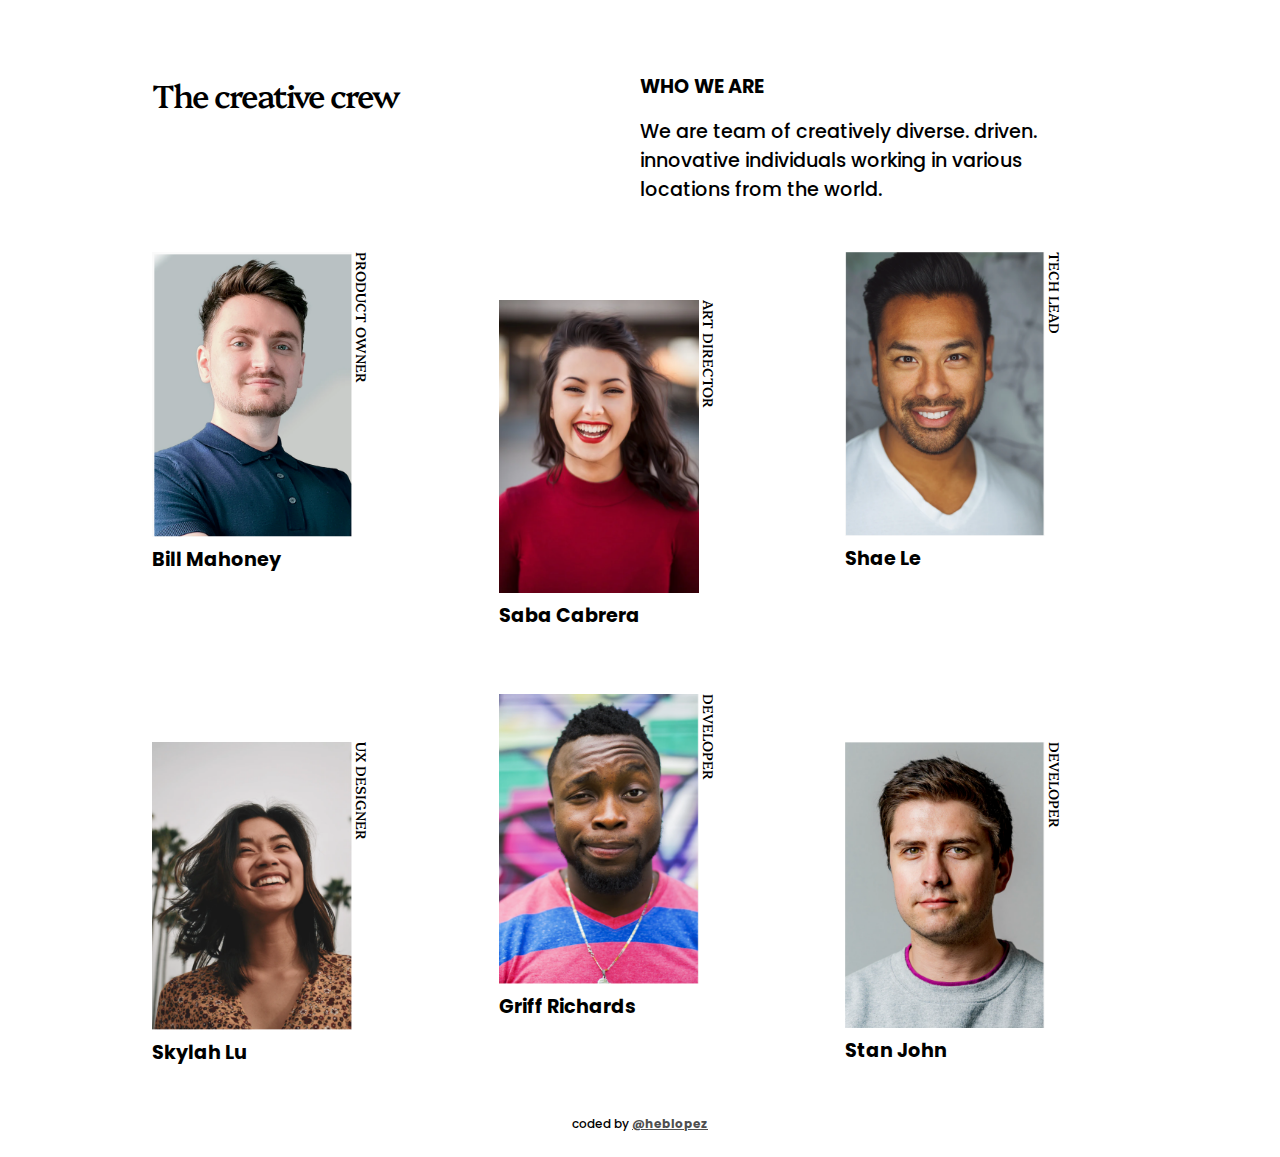
<file: index.html>
<!DOCTYPE html>
<html lang="en">
  <head>
    <meta charset="UTF-8">
    <meta name="viewport" content="width=device-width, initial-scale=1.0">
    <link rel="stylesheet" href="styles.css">
    <title>My Team Page</title>
  </head>
  <body>
    <main>
      <section class="txt-wrapper">
        <h1>The creative crew</h1>
        <div class="txt-info">
          <h2>Who we are</h2>
          <p>We are team of creatively diverse. driven. innovative individuals working in various locations from the world.</p>
        </div>
      </section>
      <section class="imgs-wrapper">
        <div class="single-card">
          <figure>
            <img src="assets/photo_1.png" alt="product-owner-photo"/>
            <figcaption>Bill Mahoney</figcaption>
          </figure>
          <div class="role">Product Owner</div>
        </div>
        <div class="single-card">
          <figure>
            <img src="assets/photo_2.png" alt="art-director-photo">
            <figcaption>Saba Cabrera</figcaption>
          </figure>
          <div class="role">Art Director</div>
        </div>
        <div class="single-card">
          <figure>
            <img src="assets/photo_3.png" alt="tech-lead-photo">
            <figcaption>Shae Le</figcaption>
          </figure>
          <div class="role">Tech Lead</div>
        </div>
        <div class="single-card">
          <figure>
            <img src="assets/photo_4.png" alt="ux-designer-photo">
            <figcaption>Skylah Lu</figcaption>
          </figure>
          <div class="role">UX Designer</div>
        </div>
        <div class="single-card">
          <figure>
            <img src="assets/photo_5.png" alt="developer-1-photo">
            <figcaption>Griff Richards</figcaption>
          </figure>
          <div class="role">Developer</div>
        </div>
        <div class="single-card">
          <figure>
            <img src="assets/photo_6.png" alt="developer-2-photo">
            <figcaption>Stan John</figcaption>
          </figure>
          <div class="role">Developer</div>
        </div>
      </section>
    </main>
    <footer>
      <div class="attribution">
        coded by <a target="_blank" href="https://github.com/heblopez">@heblopez</a>
      </div>
    </footer>
  </body>
</html>
</file>
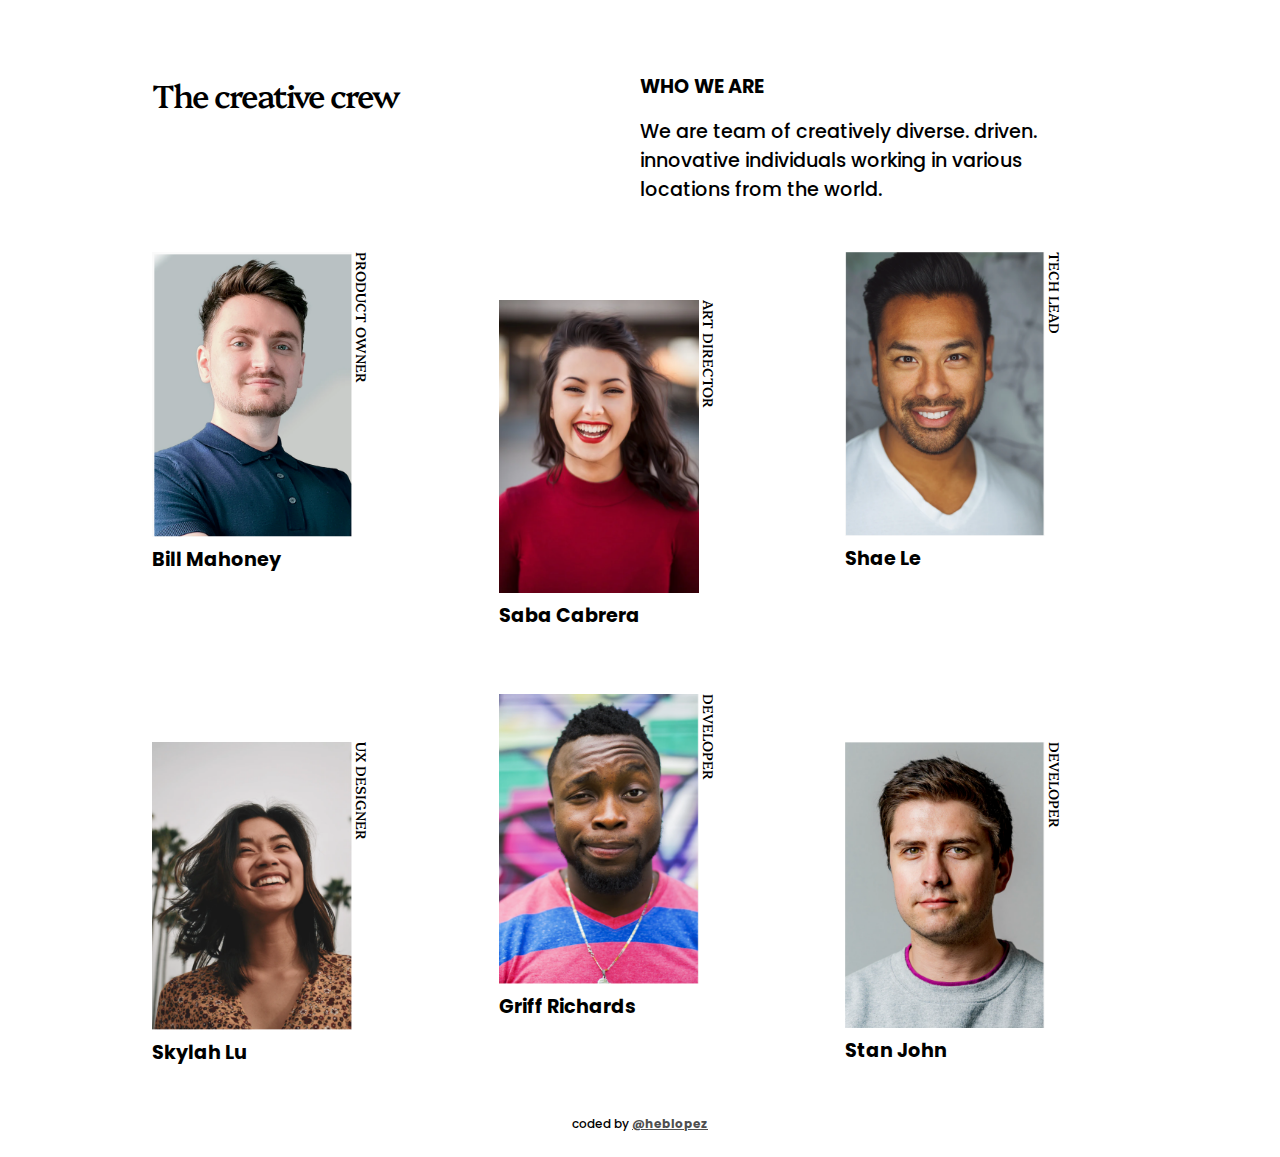
<file: src/index.html>
<!DOCTYPE html>
<html lang="en">
  <head>
    <meta charset="UTF-8">
    <meta name="viewport" content="width=device-width, initial-scale=1.0">
    <link rel="stylesheet" href="/src/styles.css">
    <title>My Team Page</title>
  </head>
  <body>
    <main>
      <section class="txt-wrapper">
        <h1>The creative crew</h1>
        <div class="txt-info">
          <h2>Who we are</h2>
          <p>We are team of creatively diverse. driven. innovative individuals working in various locations from the world.</p>
        </div>
      </section>
      <section class="imgs-wrapper">
        <div class="single-card">
          <figure>
            <img src="/assets/photo_1.png" alt="product-owner-photo"/>
            <figcaption>Bill Mahoney</figcaption>
          </figure>
          <div class="role">Product Owner</div>
        </div>
        <div class="single-card">
          <figure>
            <img src="/assets/photo_2.png" alt="art-director-photo">
            <figcaption>Saba Cabrera</figcaption>
          </figure>
          <div class="role">Art Director</div>
        </div>
        <div class="single-card">
          <figure>
            <img src="/assets/photo_3.png" alt="tech-lead-photo">
            <figcaption>Shae Le</figcaption>
          </figure>
          <div class="role">Tech Lead</div>
        </div>
        <div class="single-card">
          <figure>
            <img src="/assets/photo_4.png" alt="ux-designer-photo">
            <figcaption>Skylah Lu</figcaption>
          </figure>
          <div class="role">UX Designer</div>
        </div>
        <div class="single-card">
          <figure>
            <img src="/assets/photo_5.png" alt="developer-1-photo">
            <figcaption>Griff Richards</figcaption>
          </figure>
          <div class="role">Developer</div>
        </div>
        <div class="single-card">
          <figure>
            <img src="/assets/photo_6.png" alt="developer-2-photo">
            <figcaption>Stan John</figcaption>
          </figure>
          <div class="role">Developer</div>
        </div>
      </section>
    </main>
    <footer>
      <div class="attribution">
        coded by <a target="_blank" href="https://github.com/heblopez">@heblopez</a>
      </div>
    </footer>
  </body>
</html>
</file>
<file: styles.css>
@import url('https://fonts.googleapis.com/css2?family=Poppins:wght@100;300;400;500;600;700&display=swap');
@import url('https://fonts.googleapis.com/css2?family=Platypi:wght@500&display=swap');

:root {
  --black: #000000;
  --gray: #4F4F4F;

  --title-font-size: 2rem;
  --subtitle-font-size: 1.2rem;
  --regular-font-size: 0.875rem;
  --small-font-size: 0.575rem;
}

*, *::before, *::after {
  box-sizing: border-box;
  margin: 0;
  padding: 0;
}

html, body {
  height: 100%;
  margin: 0 auto;
}

img, picture, video, canvas, svg {
  display: block;
  max-width: 100%;
}

input, button, textarea, select {
  font: inherit;
}

p, h1, h2, h3, h4, h5, h6 {
  font-size: 100%;
  text-decoration: none;
  margin: 0;
  padding: 0;
  overflow-wrap: break-word;
}

body {
  font-family: 'Poppins', system-ui, -apple-system, 'Segoe UI', Roboto, Ubuntu, Cantarell, 'Open Sans', sans-serif;
  font-weight: 500;
  font-style: normal;
  font-size: var(--regular-font-size);
  color: var(--black);
  padding: 1.5rem;
  max-width: 1024px;
  -webkit-font-smoothing: antialiased;
}

section.txt-wrapper {
  margin-block: 3rem;
  display: flex;
  flex-direction: column;
  gap: 2.5rem;
}

section.txt-wrapper h1 {
  font-family: 'Platypi', Georgia, serif;
  font-size: var(--title-font-size);
  font-weight: 500;
  letter-spacing: -2px;
}

div.txt-info {
  display: flex;
  flex-direction: column;
  gap: 1rem;
  max-width: 320px;

  h2 {
    font-size: var(--subtitle-font-size);
    text-transform: uppercase;
  }
}

section.imgs-wrapper {
  display: grid;
  grid-template-columns: repeat(2, minmax(120px, 1fr));
  gap: 1.375rem;
}

section.imgs-wrapper > *:nth-child(even) {
  padding-top: 3rem;
}

div.single-card {
  display: flex;
  gap: 0rem;

  .role {
    writing-mode: vertical-rl;
    font-family: 'Platypi', Georgia, serif;
    font-size: clamp(var(--small-font-size), 2.4vw, var(--regular-font-size));
    text-transform: uppercase;
  }

  figure figcaption {
    font-size: clamp(var(--regular-font-size), 3.7vw, var(--subtitle-font-size));
    font-weight: 700;
    margin-top: 0.5rem;
  }
}

footer {
  padding-block: 3rem 1.5rem;
}

.attribution {
  font-size: 12px;
  text-align: center;
}

.attribution a {
  font-weight: 700;
  color: var(--gray);
  cursor: pointer;

  &::visited {
    color: var(--black)
  }
}

@media (min-width: 700px) {
  section.txt-wrapper {
    flex-direction: row;
    gap: 0;

    h1 {
      width: 50%;
    }

    div.txt-info {
      width: 50%;
    }
  }

  section.imgs-wrapper {
    display: grid;
    grid-template-columns: repeat(3, minmax(120px, 1fr));
    gap: clamp(1.375rem, 5vw, 5rem);
  }

  div.txt-info {
    max-width: 450px;

    p {
      font-size: var(--subtitle-font-size);
    }
  }

  .single-card figure img {
    max-width: 200px;
  }
}
</file>
<file: src/styles.css>
@import url('https://fonts.googleapis.com/css2?family=Poppins:wght@100;300;400;500;600;700&display=swap');
@import url('https://fonts.googleapis.com/css2?family=Platypi:wght@500&display=swap');

:root {
  --black: #000000;
  --gray: #4F4F4F;

  --title-font-size: 2rem;
  --subtitle-font-size: 1.2rem;
  --regular-font-size: 0.875rem;
  --small-font-size: 0.575rem;
}

*, *::before, *::after {
  box-sizing: border-box;
  margin: 0;
  padding: 0;
}

html, body {
  height: 100%;
  margin: 0 auto;
}

img, picture, video, canvas, svg {
  display: block;
  max-width: 100%;
}

input, button, textarea, select {
  font: inherit;
}

p, h1, h2, h3, h4, h5, h6 {
  font-size: 100%;
  text-decoration: none;
  margin: 0;
  padding: 0;
  overflow-wrap: break-word;
}

body {
  font-family: 'Poppins', system-ui, -apple-system, 'Segoe UI', Roboto, Ubuntu, Cantarell, 'Open Sans', sans-serif;
  font-weight: 500;
  font-style: normal;
  font-size: var(--regular-font-size);
  color: var(--black);
  padding: 1.5rem;
  max-width: 1024px;
  -webkit-font-smoothing: antialiased;
}

section.txt-wrapper {
  margin-block: 3rem;
  display: flex;
  flex-direction: column;
  gap: 2.5rem;
}

section.txt-wrapper h1 {
  font-family: 'Platypi', Georgia, serif;
  font-size: var(--title-font-size);
  font-weight: 500;
  letter-spacing: -2px;
}

div.txt-info {
  display: flex;
  flex-direction: column;
  gap: 1rem;
  max-width: 320px;

  h2 {
    font-size: var(--subtitle-font-size);
    text-transform: uppercase;
  }
}

section.imgs-wrapper {
  display: grid;
  grid-template-columns: repeat(2, minmax(120px, 1fr));
  gap: 1.375rem;
}

section.imgs-wrapper > *:nth-child(even) {
  padding-top: 3rem;
}

div.single-card {
  display: flex;
  gap: 0rem;

  .role {
    writing-mode: vertical-rl;
    font-family: 'Platypi', Georgia, serif;
    font-size: clamp(var(--small-font-size), 2.4vw, var(--regular-font-size));
    text-transform: uppercase;
  }

  figure figcaption {
    font-size: clamp(var(--regular-font-size), 3.7vw, var(--subtitle-font-size));
    font-weight: 700;
    margin-top: 0.5rem;
  }
}

footer {
  padding-block: 3rem 1.5rem;
}

.attribution {
  font-size: 12px;
  text-align: center;
}

.attribution a {
  font-weight: 700;
  color: var(--gray);
  cursor: pointer;

  &::visited {
    color: var(--black)
  }
}

@media (min-width: 700px) {
  section.txt-wrapper {
    flex-direction: row;
    gap: 0;

    h1 {
      width: 50%;
    }

    div.txt-info {
      width: 50%;
    }
  }

  section.imgs-wrapper {
    display: grid;
    grid-template-columns: repeat(3, minmax(120px, 1fr));
    gap: clamp(1.375rem, 5vw, 5rem);
  }

  div.txt-info {
    max-width: 450px;

    p {
      font-size: var(--subtitle-font-size);
    }
  }

  .single-card figure img {
    max-width: 200px;
  }
}
</file>
